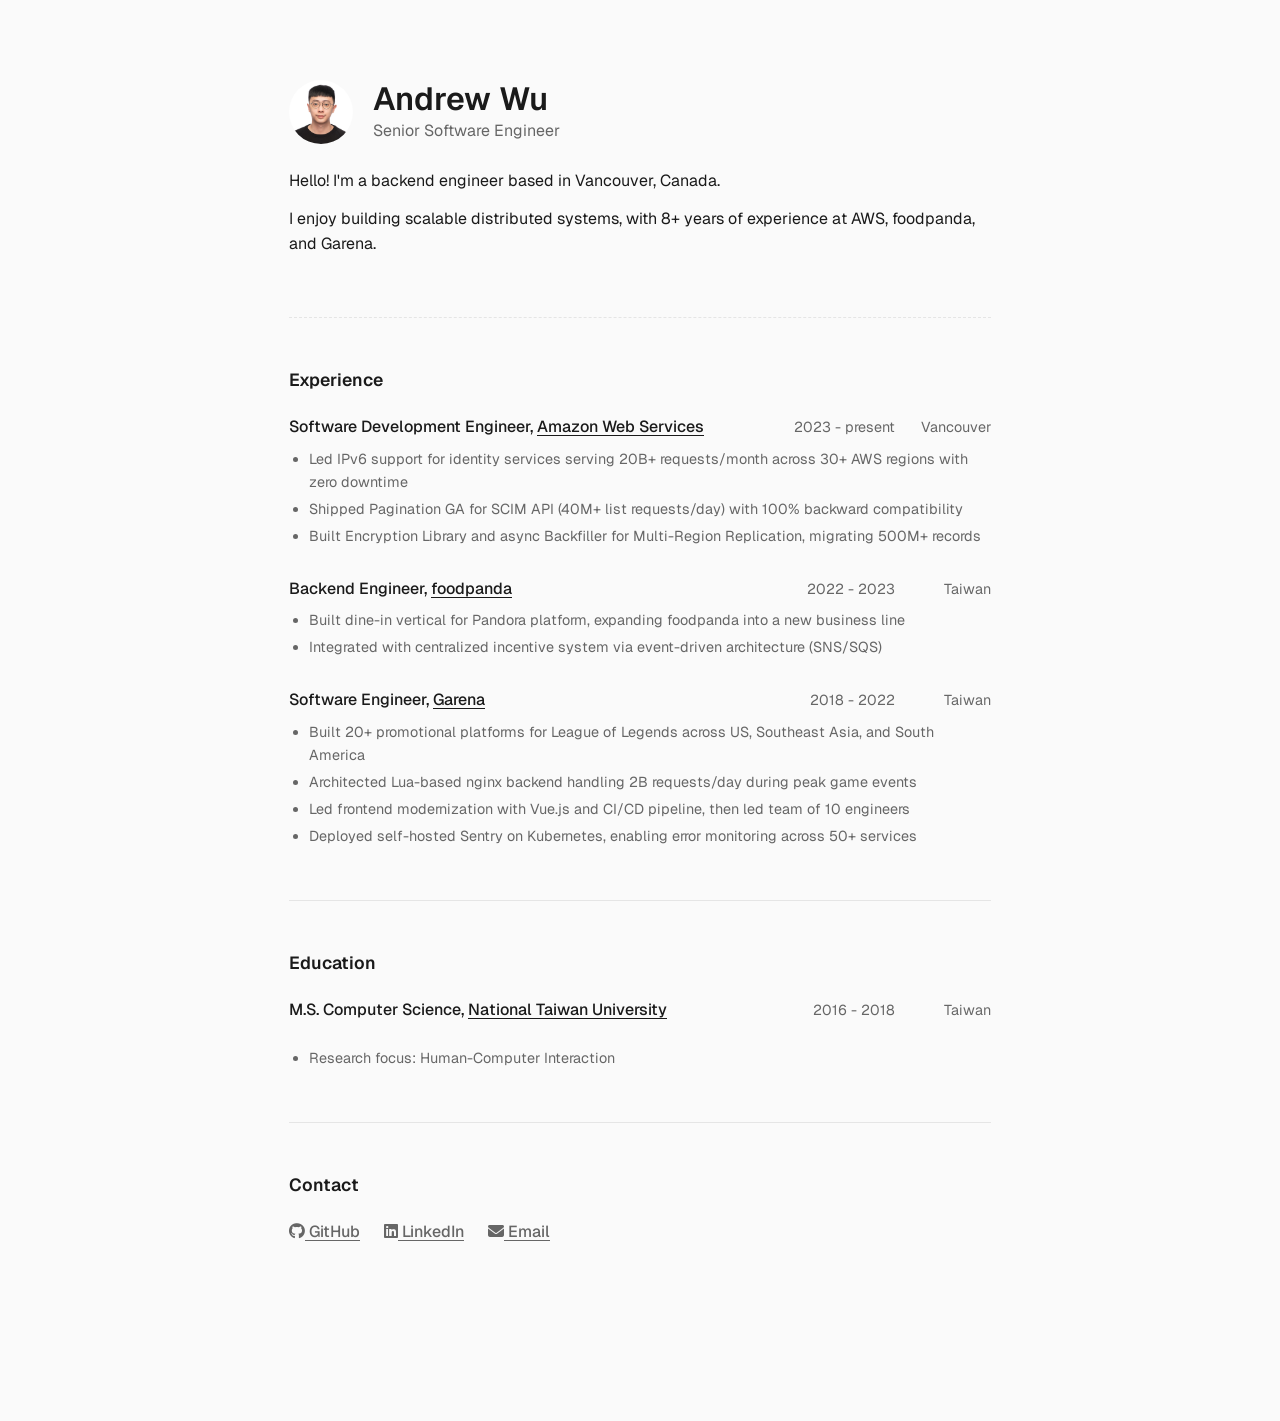
<file: index.html>
<!doctype html>
<html lang="en">
  <head>
    <meta charset="UTF-8" />
    <meta name="viewport" content="width=device-width, initial-scale=1.0" />
    <title>Andrew Wu - Senior Software Engineer</title>
    <link rel="icon" href="/favicon.svg" type="image/svg+xml">
    <link rel="preconnect" href="https://fonts.googleapis.com">
    <link rel="preconnect" href="https://fonts.gstatic.com" crossorigin>
    <link href="https://fonts.googleapis.com/css2?family=Geist:wght@400;500;600&display=swap" rel="stylesheet">
    <link rel="stylesheet" href="https://cdnjs.cloudflare.com/ajax/libs/font-awesome/6.5.1/css/all.min.css">
    <script type="module" crossorigin src="/assets/index-B0RPywCF.js"></script>
    <link rel="stylesheet" crossorigin href="/assets/index-DXPaHJ8-.css">
  </head>
  <body>
    <div id="root"></div>
  </body>
</html>
</file>
<file: assets/index-DXPaHJ8-.css>
:root{font-family:system-ui,Avenir,Helvetica,Arial,sans-serif;line-height:1.5;font-weight:400;color-scheme:light dark;color:#ffffffde;background-color:#242424;font-synthesis:none;text-rendering:optimizeLegibility;-webkit-font-smoothing:antialiased;-moz-osx-font-smoothing:grayscale}a{font-weight:500;color:#646cff;text-decoration:inherit}a:hover{color:#535bf2}body{margin:0;display:flex;place-items:center;min-width:320px;min-height:100vh}h1{font-size:3.2em;line-height:1.1}button{border-radius:8px;border:1px solid transparent;padding:.6em 1.2em;font-size:1em;font-weight:500;font-family:inherit;background-color:#1a1a1a;cursor:pointer;transition:border-color .25s}button:hover{border-color:#646cff}button:focus,button:focus-visible{outline:4px auto -webkit-focus-ring-color}@media(prefers-color-scheme:light){:root{color:#213547;background-color:#fff}a:hover{color:#747bff}button{background-color:#f9f9f9}}:root{--bg: #fafafa;--text: #1a1a1a;--muted: #666;--border: #e5e5e5;--accent: #2277aa}*{margin:0;padding:0;box-sizing:border-box}body{font-family:Geist,-apple-system,BlinkMacSystemFont,Segoe UI,Roboto,sans-serif;background:var(--bg);color:var(--text);line-height:1.6;font-size:16px}a{color:var(--text);text-decoration:underline;text-underline-offset:3px}a:hover{color:var(--accent)}#root{max-width:750px;margin:0 auto;padding:80px 24px}header{margin-bottom:48px;padding-bottom:48px;border-bottom:1px dashed var(--border)}.header-top{display:flex;align-items:center;gap:20px;margin-bottom:24px}.avatar{width:64px;height:64px;border-radius:50%;object-fit:cover;flex-shrink:0}.header-info{display:flex;flex-direction:column;justify-content:center}header h1{font-size:2em;font-weight:600;margin:0;line-height:1.2}.title{color:var(--muted);margin:0}.intro{color:var(--text);margin-bottom:12px}section{margin-bottom:48px;padding-bottom:48px;border-bottom:1px solid var(--border)}section:last-child{border-bottom:none}section h2{font-size:1.1em;font-weight:600;margin-bottom:20px;color:var(--text)}.grid{display:grid;grid-template-columns:repeat(2,1fr);gap:16px}.projects{display:flex;flex-direction:column;gap:12px}.project-row{display:flex;flex-direction:column;gap:4px}.project-title{font-weight:500}.project-desc{color:var(--muted);font-size:.9em}.experience{display:flex;flex-direction:column;gap:24px}.exp-item{display:flex;flex-direction:column;gap:8px}.exp-row{display:flex;justify-content:space-between;align-items:baseline;flex-wrap:wrap;gap:8px}.exp-highlights{margin-left:20px;color:var(--muted);font-size:.9em}.exp-highlights li{margin-bottom:4px}.exp-left{flex:1}.exp-title{font-weight:500}.exp-right{display:flex;gap:16px;color:var(--muted);font-size:.9em}.exp-location{min-width:80px;text-align:right}.contact{display:flex;gap:24px;flex-wrap:wrap}.contact a{color:var(--muted)}.contact a:hover{color:var(--text)}@media(max-width:600px){.container{padding:48px 20px}.grid{grid-template-columns:1fr}.exp-row{flex-direction:column;gap:4px}.exp-right{gap:12px}.exp-location{text-align:left;min-width:auto}}
</file>
